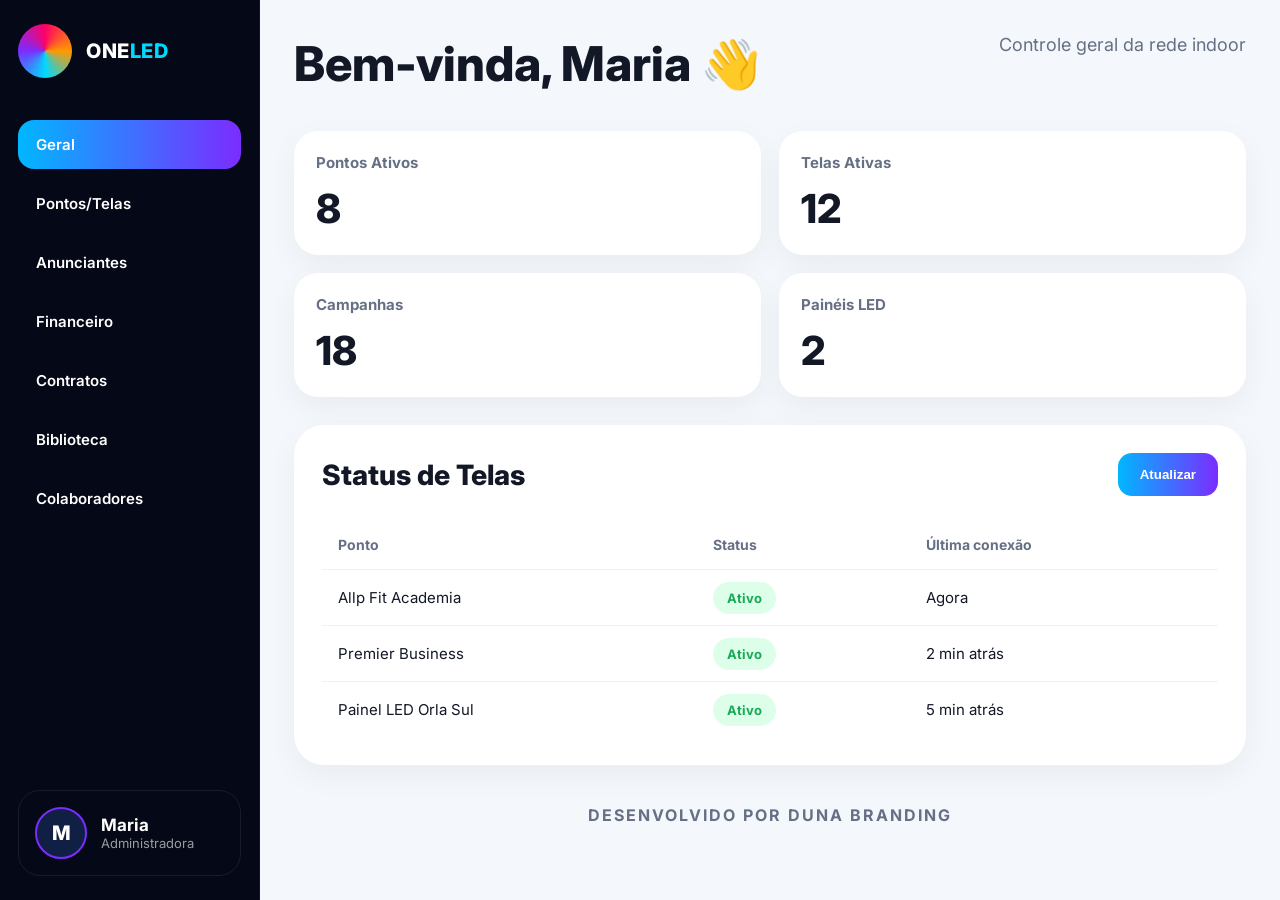
<file: index.html>
<!-- ========================= -->
<!-- ARQUIVO: index.html -->
<!-- ========================= -->

<link rel="stylesheet" href="style.css">
<link href="https://fonts.googleapis.com/css2?family=Inter:wght@400;500;600;700;800&display=swap" rel="stylesheet">

<body>

<aside class="sidebar">

<div>

<div class="logo">
<div class="logo-circle"></div>
<h1>ONE<span>LED</span></h1>
</div>

<nav class="menu">
<a class="active" href="index.html">Geral</a>
<a href="pontos.html">Pontos/Telas</a>
<a href="anunciantes.html">Anunciantes</a>
<a href="financeiro.html">Financeiro</a>
<a href="contratos.html">Contratos</a>
<a href="biblioteca.html">Biblioteca</a>
<a href="colaboradores.html">Colaboradores</a>
</nav>

</div>

<div class="user-box">
<div class="avatar">M</div>

<div>
<h3>Maria</h3>
<p>Administradora</p>
</div>
</div>

</aside>

<main class="main">

<div class="top">
<h2>Bem-vinda, Maria 👋</h2>
<p>Controle geral da rede indoor</p>
</div>

<section class="cards">

<div class="card">
<h3>Pontos Ativos</h3>
<strong>8</strong>
</div>

<div class="card">
<h3>Telas Ativas</h3>
<strong>12</strong>
</div>

<div class="card">
<h3>Campanhas</h3>
<strong>18</strong>
</div>

<div class="card">
<h3>Painéis LED</h3>
<strong>2</strong>
</div>

</section>

<div class="section">

<div class="section-title">
<h3>Status de Telas</h3>
<button class="btn">Atualizar</button>
</div>

<table class="table">

<thead>
<tr>
<th>Ponto</th>
<th>Status</th>
<th>Última conexão</th>
</tr>
</thead>

<tbody>

<tr>
<td>Allp Fit Academia</td>
<td><span class="badge">Ativo</span></td>
<td>Agora</td>
</tr>

<tr>
<td>Premier Business</td>
<td><span class="badge">Ativo</span></td>
<td>2 min atrás</td>
</tr>

<tr>
<td>Painel LED Orla Sul</td>
<td><span class="badge">Ativo</span></td>
<td>5 min atrás</td>
</tr>

</tbody>

</table>

</div>

<div class="footer">
DESENVOLVIDO POR DUNA BRANDING
</div>

</main>

</body>
</file>
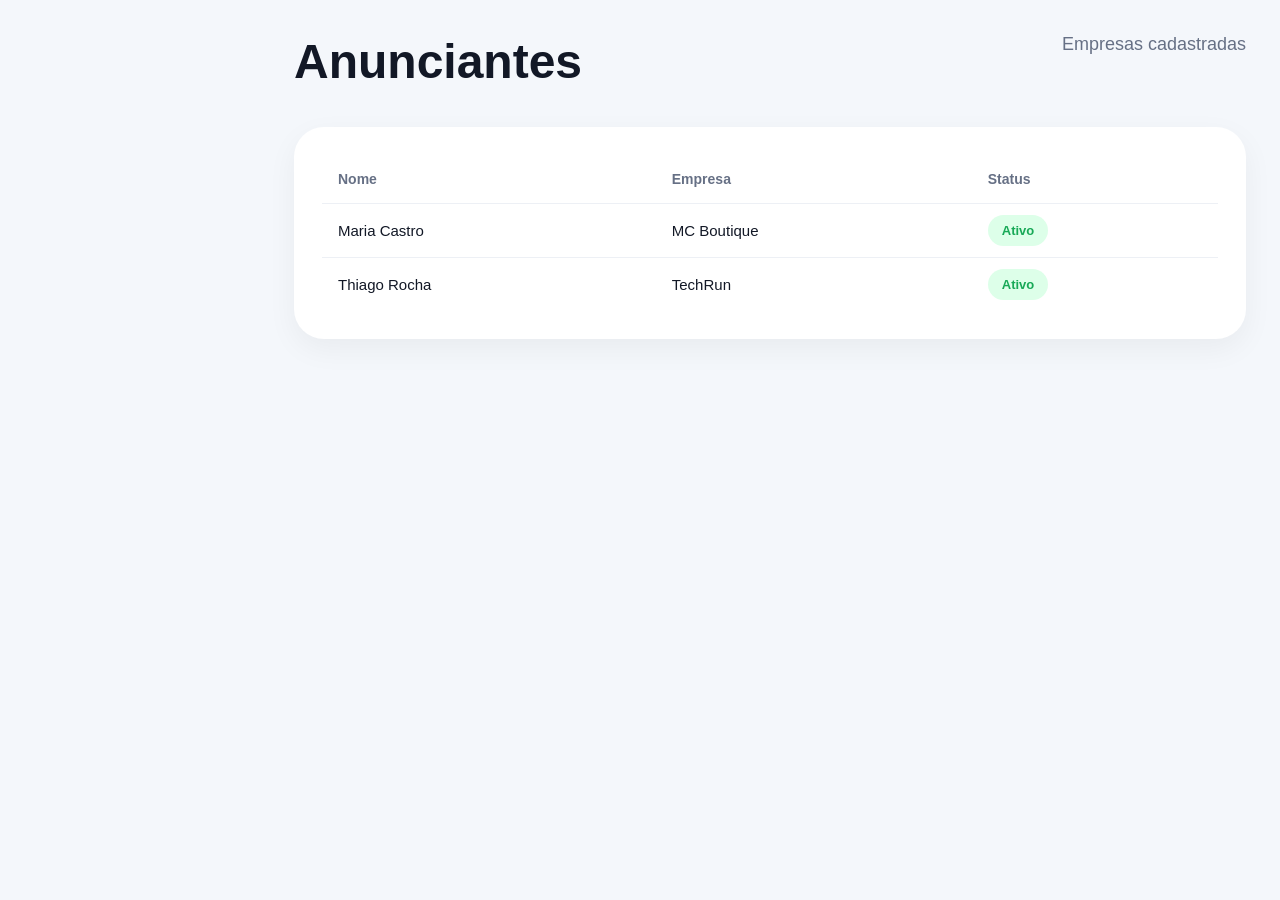
<file: anunciantes.html>
<!-- ========================= -->
<!-- anunciantes.html -->
<!-- ========================= -->

<link rel="stylesheet" href="style.css">

<body>

<main class="main">

<div class="top">
<h2>Anunciantes</h2>
<p>Empresas cadastradas</p>
</div>

<div class="section">

<table class="table">

<thead>
<tr>
<th>Nome</th>
<th>Empresa</th>
<th>Status</th>
</tr>
</thead>

<tbody>

<tr>
<td>Maria Castro</td>
<td>MC Boutique</td>
<td><span class="badge">Ativo</span></td>
</tr>

<tr>
<td>Thiago Rocha</td>
<td>TechRun</td>
<td><span class="badge">Ativo</span></td>
</tr>

</tbody>

</table>

</div>

</main>

</body>
</file>
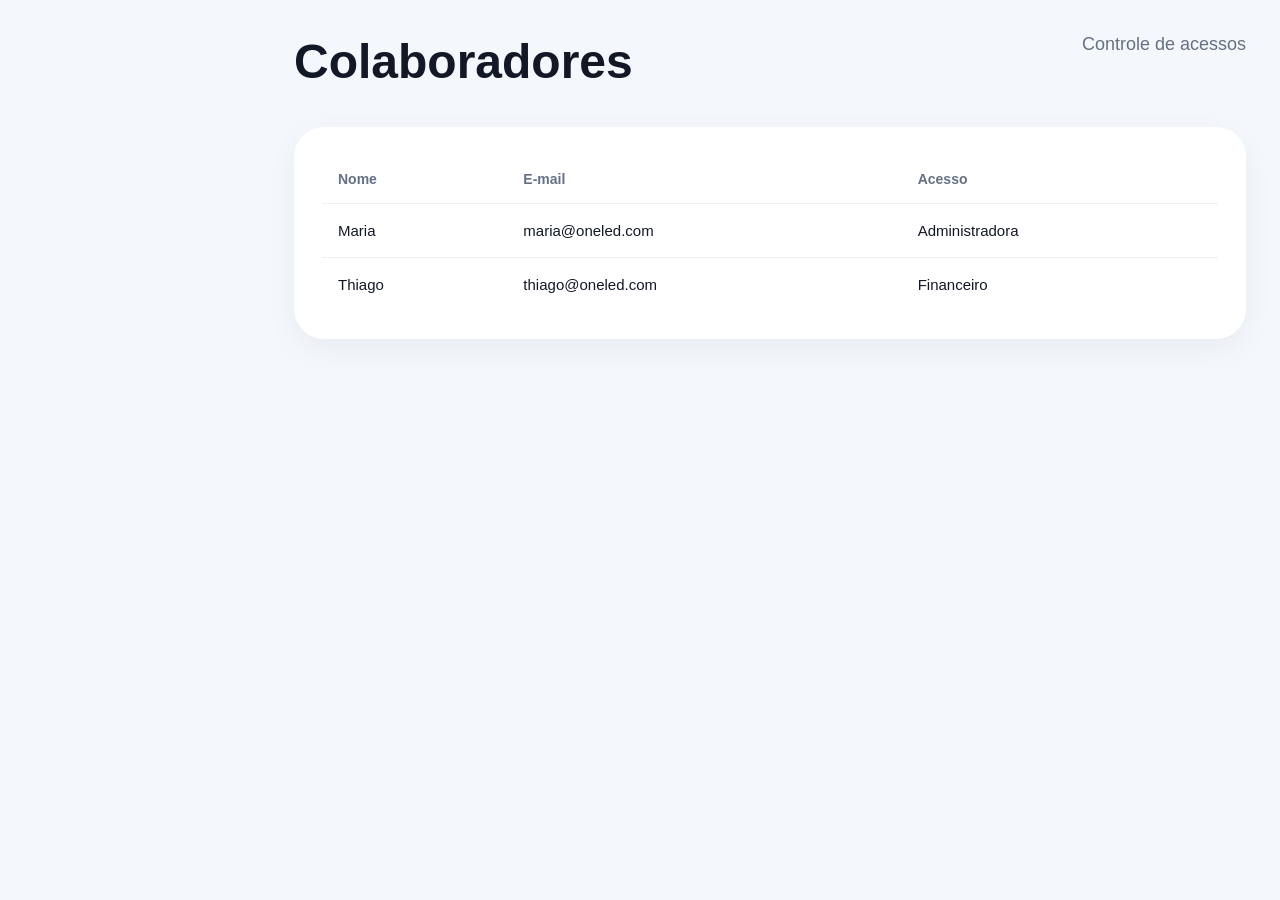
<file: colaboradores.html>
<!-- ========================= -->
<!-- colaboradores.html -->
<!-- ========================= -->

<link rel="stylesheet" href="style.css">

<body>

<main class="main">

<div class="top">
<h2>Colaboradores</h2>
<p>Controle de acessos</p>
</div>

<div class="section">

<table class="table">

<thead>
<tr>
<th>Nome</th>
<th>E-mail</th>
<th>Acesso</th>
</tr>
</thead>

<tbody>

<tr>
<td>Maria</td>
<td>maria@oneled.com</td>
<td>Administradora</td>
</tr>

<tr>
<td>Thiago</td>
<td>thiago@oneled.com</td>
<td>Financeiro</td>
</tr>

</tbody>

</table>

</div>

</main>

</body>
</file>
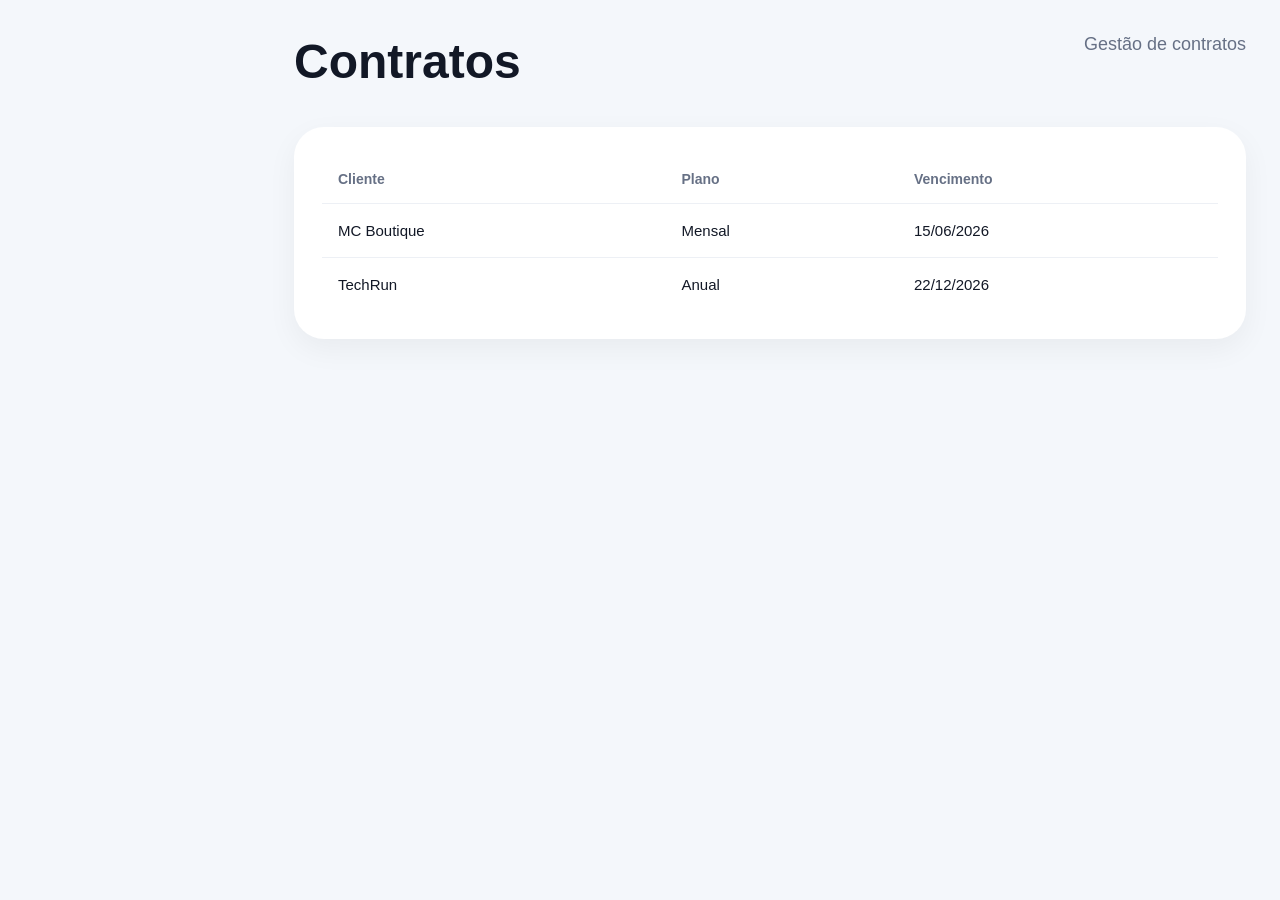
<file: contratos.html>
<!-- ========================= -->
<!-- contratos.html -->
<!-- ========================= -->

<link rel="stylesheet" href="style.css">

<body>

<main class="main">

<div class="top">
<h2>Contratos</h2>
<p>Gestão de contratos</p>
</div>

<div class="section">

<table class="table">

<thead>
<tr>
<th>Cliente</th>
<th>Plano</th>
<th>Vencimento</th>
</tr>
</thead>

<tbody>

<tr>
<td>MC Boutique</td>
<td>Mensal</td>
<td>15/06/2026</td>
</tr>

<tr>
<td>TechRun</td>
<td>Anual</td>
<td>22/12/2026</td>
</tr>

</tbody>

</table>

</div>

</main>

</body>
</file>
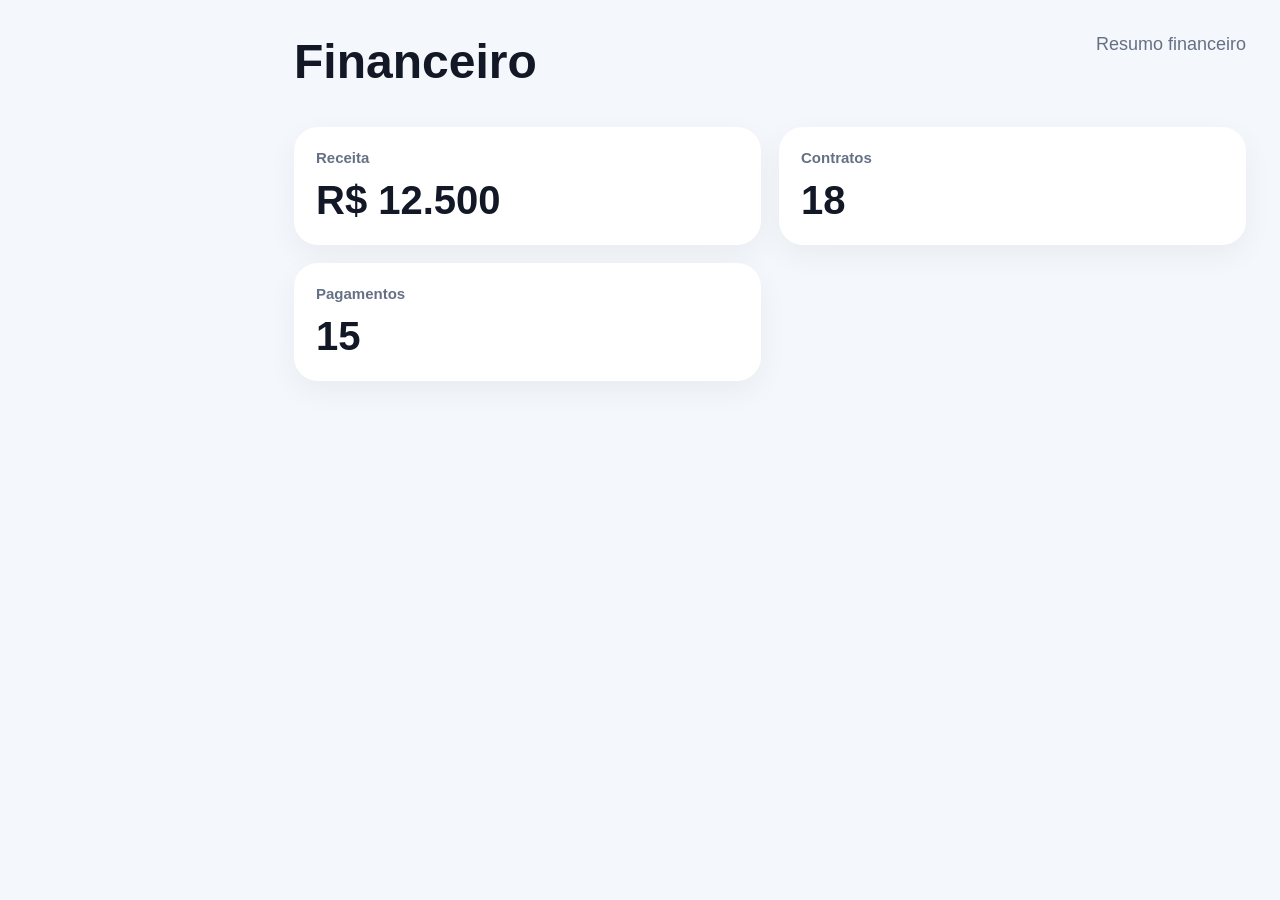
<file: financeiro.html>
<!-- ========================= -->
<!-- financeiro.html -->
<!-- ========================= -->

<link rel="stylesheet" href="style.css">

<body>

<main class="main">

<div class="top">
<h2>Financeiro</h2>
<p>Resumo financeiro</p>
</div>

<section class="cards">

<div class="card">
<h3>Receita</h3>
<strong>R$ 12.500</strong>
</div>

<div class="card">
<h3>Contratos</h3>
<strong>18</strong>
</div>

<div class="card">
<h3>Pagamentos</h3>
<strong>15</strong>
</div>

</section>

</main>

</body>
</file>
<file: style.css>
/* ========================= */
/* ONELED | STYLE.CSS */
/* ========================= */

*{
  margin:0;
  padding:0;
  box-sizing:border-box;
}

body{
  font-family:'Inter',sans-serif;
  background:#f4f7fb;
  color:#121826;
  display:flex;
  min-height:100vh;
}

/* SIDEBAR */

.sidebar{
  width:260px;
  min-height:100vh;
  background:#050816;
  padding:24px 18px;
  position:fixed;
  left:0;
  top:0;
  display:flex;
  flex-direction:column;
  justify-content:space-between;
  border-right:1px solid rgba(255,255,255,0.05);
}

.logo{
  display:flex;
  align-items:center;
  gap:14px;
  margin-bottom:42px;
}

.logo-circle{
  width:54px;
  height:54px;
  border-radius:50%;
  background:
  conic-gradient(
    #ff0066,
    #ff9900,
    #00d9ff,
    #7b2cff,
    #ff0066
  );
}

.logo h1{
  color:#fff;
  font-size:20px;
  font-weight:800;
  letter-spacing:.5px;
}

.logo span{
  color:#00d9ff;
}

.menu{
  display:flex;
  flex-direction:column;
  gap:10px;
}

.menu a{
  text-decoration:none;
  color:#fff;
  padding:15px 18px;
  border-radius:16px;
  transition:.25s;
  font-weight:600;
  font-size:15px;
}

.menu a:hover,
.menu a.active{
  background:linear-gradient(
    90deg,
    #00b7ff,
    #7b2cff
  );
}

.user-box{
  margin-top:40px;
  border:1px solid rgba(255,255,255,0.08);
  border-radius:22px;
  padding:16px;
  display:flex;
  align-items:center;
  gap:14px;
}

.avatar{
  width:52px;
  height:52px;
  border-radius:50%;
  background:#101f44;
  border:2px solid #7b2cff;
  color:#fff;
  display:flex;
  align-items:center;
  justify-content:center;
  font-weight:800;
  font-size:20px;
}

.user-box h3{
  color:#fff;
  font-size:17px;
}

.user-box p{
  color:rgba(255,255,255,0.6);
  font-size:13px;
}

/* MAIN */

.main{
  margin-left:260px;
  width:100%;
  padding:34px;
}

/* TOPO */

.top{
  display:flex;
  justify-content:space-between;
  align-items:flex-start;
  margin-bottom:30px;
}

.top h2{
  font-size:48px;
  font-weight:800;
  margin-bottom:8px;
}

.top p{
  color:#667085;
  font-size:18px;
}

/* CARDS */

.cards{
  display:grid;
  grid-template-columns:repeat(4,1fr);
  gap:18px;
  margin-bottom:28px;
}

.card{
  background:#fff;
  border-radius:24px;
  padding:22px;
  box-shadow:
  0 10px 30px rgba(0,0,0,0.05);
}

.card h3{
  font-size:15px;
  color:#667085;
  margin-bottom:12px;
}

.card strong{
  font-size:40px;
  font-weight:800;
}

.card small{
  display:block;
  margin-top:8px;
  color:#18a957;
  font-weight:600;
}

/* SECTION */

.section{
  background:#fff;
  border-radius:30px;
  padding:28px;
  margin-bottom:24px;
  box-shadow:
  0 10px 30px rgba(0,0,0,0.05);
}

.section-title{
  display:flex;
  justify-content:space-between;
  align-items:center;
  margin-bottom:24px;
}

.section-title h3{
  font-size:28px;
  font-weight:800;
}

/* BOTÕES */

.btn{
  border:none;
  padding:14px 22px;
  border-radius:14px;
  background:
  linear-gradient(
    90deg,
    #00b7ff,
    #7b2cff
  );
  color:#fff;
  font-weight:700;
  cursor:pointer;
  transition:.25s;
}

.btn:hover{
  transform:translateY(-2px);
}

/* TABELAS */

.table{
  width:100%;
  border-collapse:collapse;
}

.table th{
  text-align:left;
  padding:16px;
  color:#667085;
  font-size:14px;
  font-weight:700;
}

.table td{
  padding:18px 16px;
  border-top:1px solid #edf0f5;
  font-size:15px;
}

.badge{
  background:#ddffe9;
  color:#18a957;
  padding:8px 14px;
  border-radius:999px;
  font-size:13px;
  font-weight:700;
}

/* GRID */

.grid{
  display:grid;
  grid-template-columns:repeat(3,1fr);
  gap:22px;
}

/* CARD PONTO */

.point-card{
  background:#fff;
  border-radius:24px;
  overflow:hidden;
  box-shadow:
  0 10px 30px rgba(0,0,0,0.05);
}

.point-card img{
  width:100%;
  height:200px;
  object-fit:cover;
}

.point-content{
  padding:22px;
}

.point-content h4{
  font-size:22px;
  margin-bottom:10px;
}

.point-content p{
  color:#667085;
  margin-bottom:18px;
}

.point-content button{
  width:100%;
  height:52px;
  border:none;
  border-radius:14px;
  background:
  linear-gradient(
    90deg,
    #00b7ff,
    #7b2cff
  );
  color:#fff;
  font-weight:700;
  cursor:pointer;
}

/* FOOTER */

.footer{
  text-align:center;
  margin-top:40px;
  margin-bottom:30px;
  color:#667085;
  font-weight:700;
  letter-spacing:2px;
}

/* RESPONSIVO */

@media(max-width:1400px){

  .cards{
    grid-template-columns:repeat(2,1fr);
  }

  .grid{
    grid-template-columns:repeat(2,1fr);
  }

}

@media(max-width:1000px){

  body{
    flex-direction:column;
  }

  .sidebar{
    width:100%;
    position:relative;
    min-height:auto;
  }

  .main{
    margin-left:0;
  }

  .cards{
    grid-template-columns:1fr;
  }

  .grid{
    grid-template-columns:1fr;
  }

  .top{
    flex-direction:column;
    gap:20px;
  }

}
</file>
